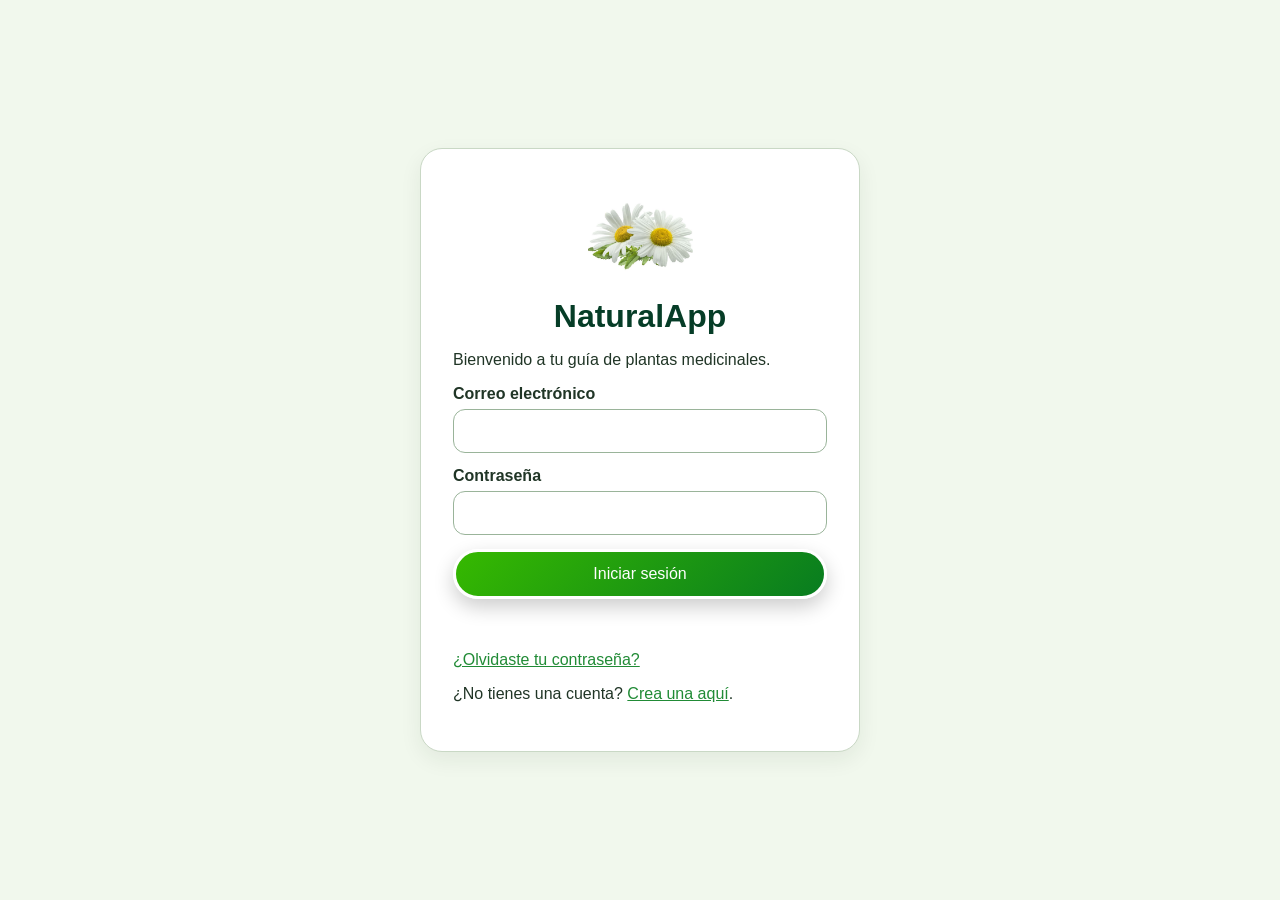
<file: index.html>
<!doctype html>
<html lang="es">
  <head>
    <!-- Configuración básica para mostrar correctamente la página en celulares. -->
    <meta charset="utf-8" />
    <meta name="viewport" content="width=device-width, initial-scale=1" />
    <title>NaturalApp | Iniciar sesión</title>
    <link rel="stylesheet" href="css/naturalapp.css" />
    <link rel="stylesheet" href="css/index.css" />
  </head>
  <body class="auth-page">
    <main class="auth-card">
      <img class="brand-image" src="imagenes/logo.jpg" alt="Ilustración de una planta medicinal" />
      <h1>NaturalApp</h1>
      <p>Bienvenido a tu guía de plantas medicinales.</p>
      <form id="loginForm">
        <label for="email">Correo electrónico<input id="email" type="email" required autocomplete="email" /></label>
        <label for="password">Contraseña<input id="password" type="password" required autocomplete="current-password" /></label>
        <button type="submit">Iniciar sesión</button>
      </form>
      <p id="formMessage" class="message" aria-live="polite"></p>
      <p><a href="#" id="forgotPassword">¿Olvidaste tu contraseña?</a></p>
      <p>¿No tienes una cuenta? <a href="registro.html">Crea una aquí</a>.</p>
    </main>
    <script src="js/supabase-config.js"></script>
    <script type="module" src="js/auth.js"></script>
  </body>
</html>
</file>
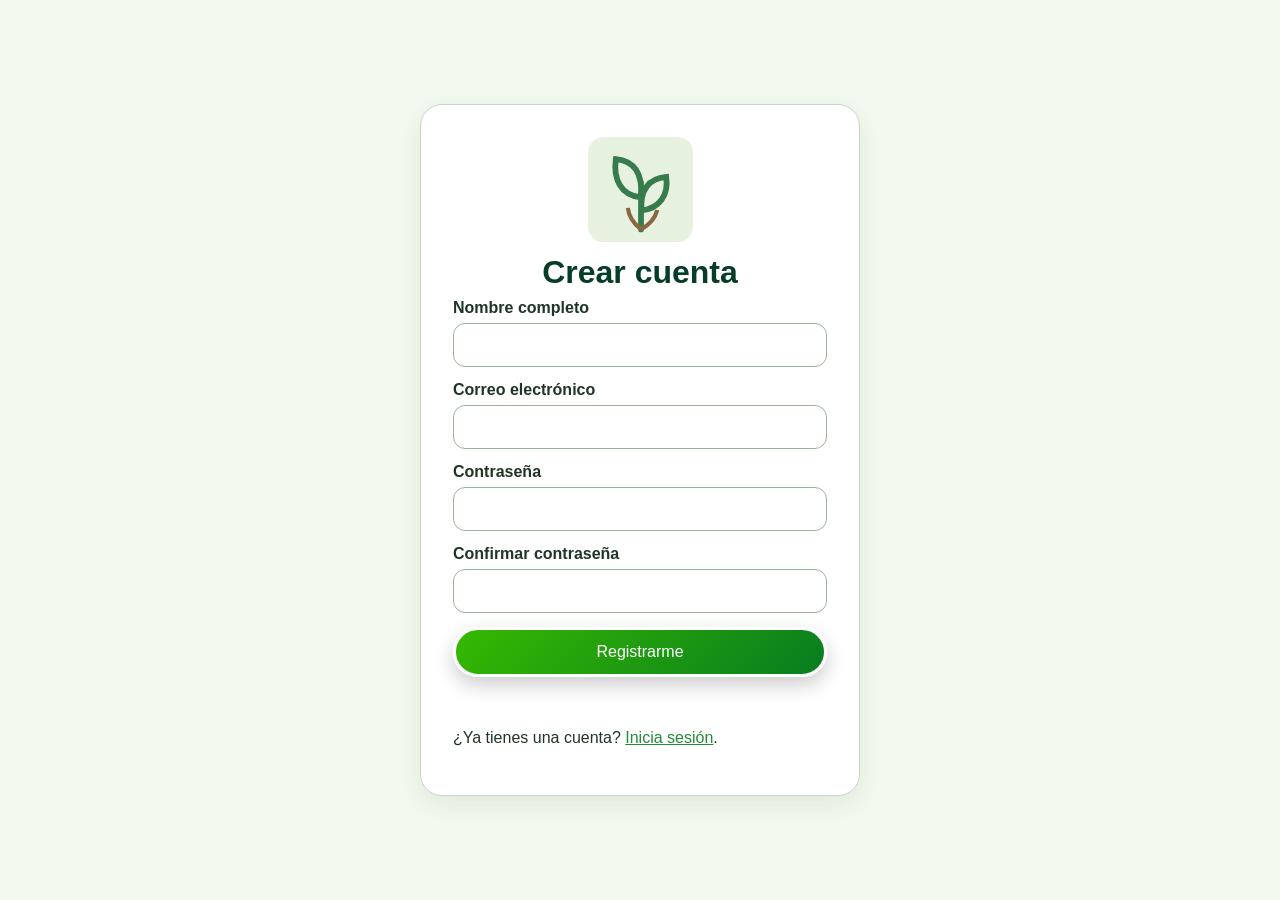
<file: registro.html>
<!doctype html>
<html lang="es">
  <head>
    <meta charset="utf-8" />
    <meta name="viewport" content="width=device-width, initial-scale=1" />
    <title>NaturalApp | Registro</title>
    <link rel="stylesheet" href="css/naturalapp.css" />
    <link rel="stylesheet" href="css/index.css" />
  </head>
  <body class="auth-page">
    <main class="auth-card">
      <img class="brand-image" src="imagenes/planta.svg" alt="Ilustración de una planta medicinal" />
      <h1>Crear cuenta</h1>
      <form id="registerForm">
        <label for="name">Nombre completo<input id="name" required autocomplete="name" /></label>
        <label for="email">Correo electrónico<input id="email" type="email" required autocomplete="email" /></label>
        <label for="password">Contraseña<input id="password" type="password" minlength="4" required autocomplete="new-password" /></label>
        <label for="confirmPassword">Confirmar contraseña<input id="confirmPassword" type="password" minlength="4" required autocomplete="new-password" /></label>
        <button type="submit">Registrarme</button>
      </form>
      <p id="formMessage" class="message" aria-live="polite"></p>
      <p>¿Ya tienes una cuenta? <a href="index.html">Inicia sesión</a>.</p>
    </main>
    <script src="js/supabase-config.js"></script>
    <script type="module" src="js/auth.js"></script>
  </body>
</html>
</file>
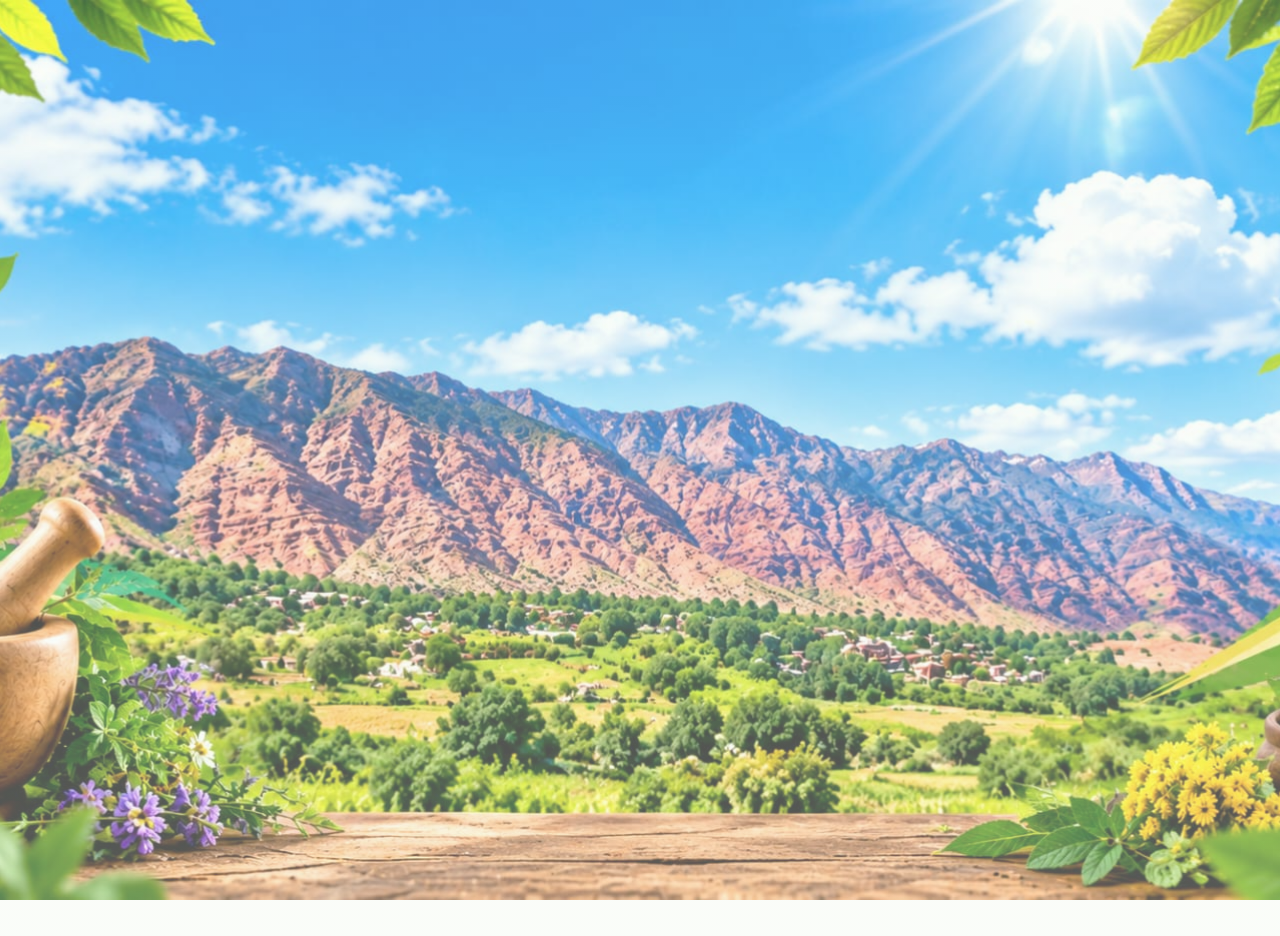
<file: paginas/agregar-planta.html>
<!doctype html>
<html lang="es">

<head>
  <meta charset="utf-8">
  <meta name="viewport" content="width=device-width,initial-scale=1">
  <title>NaturalApp | Administrar plantas</title>
  <link rel="stylesheet" href="../css/naturalapp.css">
  <link rel="stylesheet" href="../css/agregar-planta.css">
</head>

<body data-page="agregar">
  <!-- Esta página solo muestra formularios si el usuario es administrador. -->
  <div id="navbar"></div>
  <main class="page" id="adminContent"></main>
  <script src="../js/supabase-config.js"></script>
  <script type="module" src="../js/app.js"></script>
</body>

</html>
</file>
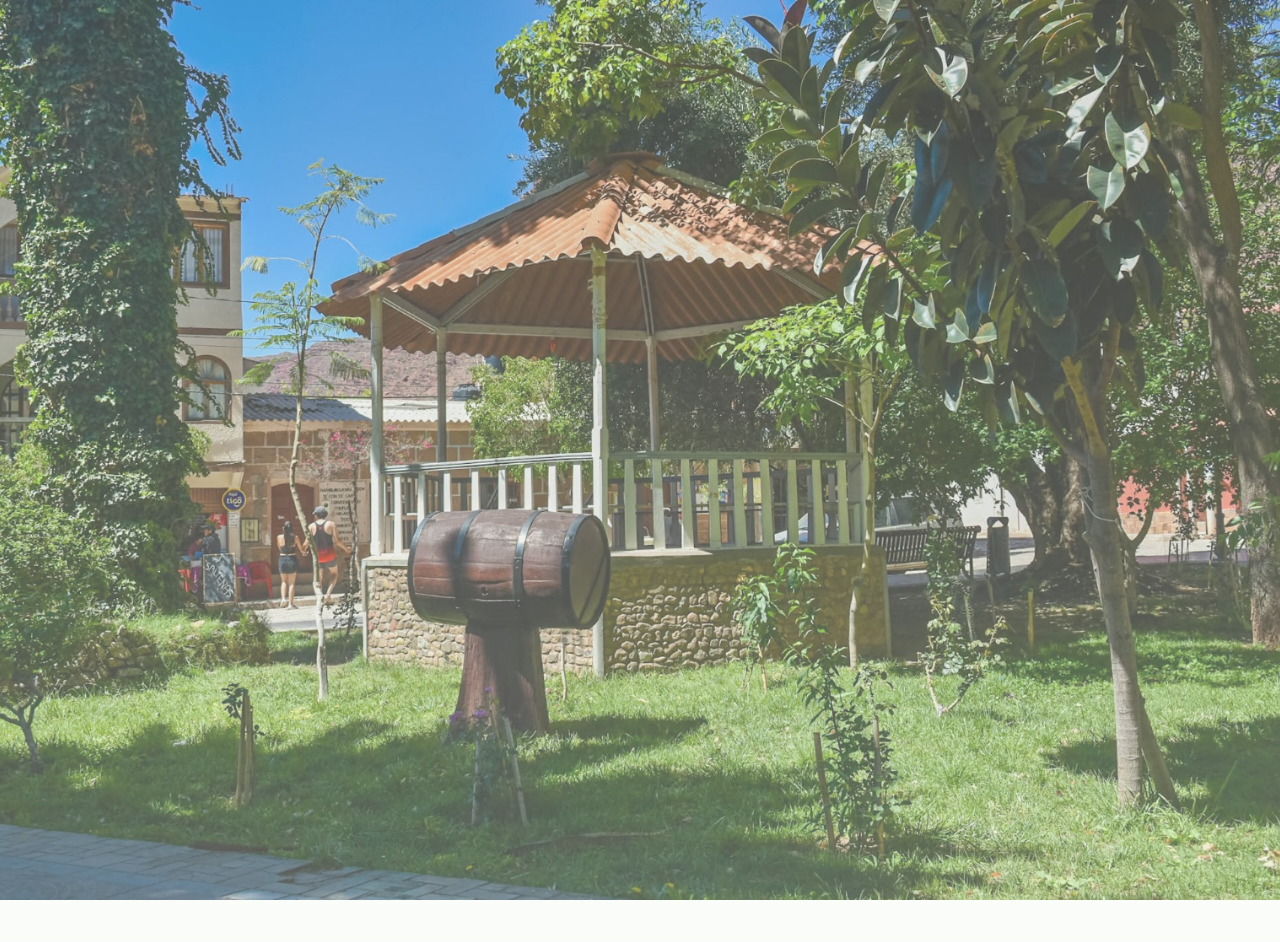
<file: paginas/dashboard.html>
<!doctype html>
<html lang="es">

<head>
  <meta charset="utf-8">
  <meta name="viewport" content="width=device-width,initial-scale=1">
  <title>NaturalApp | Visitas</title>
  <link rel="stylesheet" href="../css/naturalapp.css">
  <link rel="stylesheet" href="../css/dashboard.css">
</head>

<body data-page="dashboard">
  <!-- app.js protege esta sección y muestra las estadísticas solo al administrador. -->
  <div id="navbar"></div>
  <main class="page" id="dashboard"></main>
  <script src="../js/supabase-config.js"></script>
  <script type="module" src="../js/app.js"></script>
</body>

</html>
</file>
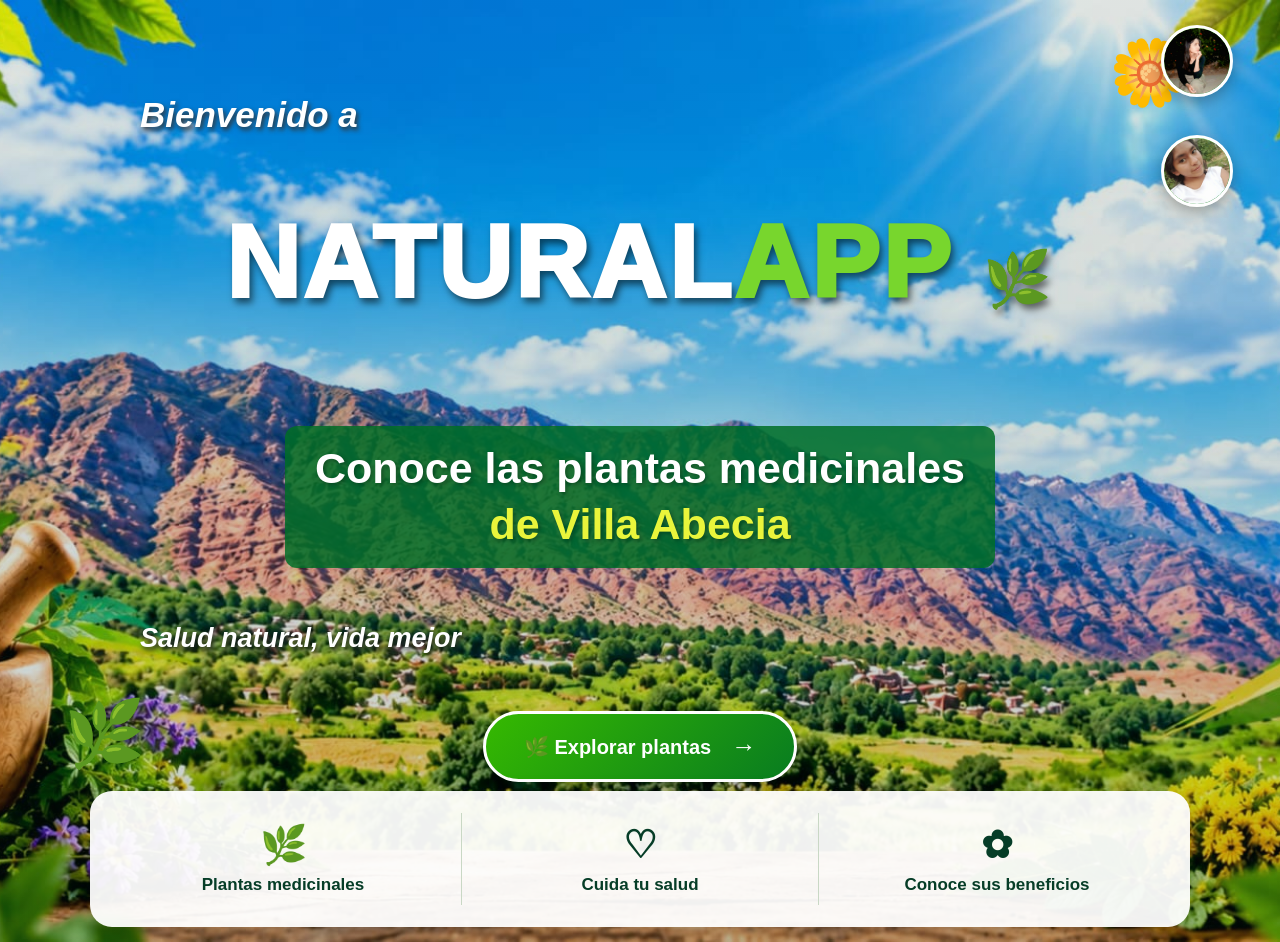
<file: paginas/inicio.html>
<!DOCTYPE html>
<html lang="es">
<head>
    <meta charset="UTF-8">
    <meta name="viewport" content="width=device-width, initial-scale=1.0">
    <title>NaturalApp | Inicio</title>
    <link rel="stylesheet" href="../css/naturalapp.css">
    <link rel="stylesheet" href="../css/inicio.css">
</head>
<body data-page="inicio">

    <div id="navbar"></div>

    <!-- PORTADA -->
    <main class="portada">

    <div class="contenido">
        <p class="bienvenida">Bienvenido a</p>

        <h1>
            NATURAL<span>APP</span>
            <small>🌿</small>
        </h1>

        <div class="mensaje">
            <h2>
                Conoce las plantas medicinales
                <span>de Villa Abecia</span>
            </h2>
        </div>

        <p class="eslogan">Salud natural, vida mejor</p>

        <a href="remedios.html" class="boton">
            🌿 Explorar plantas <span>→</span>
        </a>
    </div>

    <div class="flor">🌼</div>
    <div class="hojas">🌿</div>

    <!-- BOTONES DENTRO DE LA PORTADA -->

    <section class="contenedor-botones">

        <a href="remedios.html" class="boton-principal">
            <span class="icono">🌿</span>
            <span>Plantas medicinales</span>
        </a>

        <a href="remedios.html" class="boton-principal">
            <span class="icono">♡</span>
            <span>Cuida tu salud</span>
        </a>

        <a href="remedios.html" class="boton-principal">
            <span class="icono">✿</span>
            <span>Conoce sus beneficios</span>
        </a>

    </section>


        <div class="creadora">

            <button class="boton-circular"

            onclick="mostrarInformacion('info1')">
            <img src="../imagenes/aguirre.jpg"
            alt="Sheyla Aguirre">
            </button>

         

            <div class="informacion" id="info1">
                <p>SHEYLA AGUIRRE
                    Creadora de NaturalApp.
                    Comprometida con la elaboración
                    de este proyecto y la difusión
                    de conocimientos sobre plantas medicinales.
                </p>
            </div>

        </div>


        <!-- TALÍA CASTRO -->

        <div class="creadora">

            <button class="boton-circular"
            onclick="mostrarInformacion('info2')">
            <img src="../imagenes/Belen.jpeg"
            alt="Talia Castro">
            
            </button>


            <div class="informacion" id="info2">
                <p>TALIA CASTRO 
                    Creadora de NaturalApp.
                    Participó en el desarrollo
                    y diseño de la aplicación,
                    aportando ideas y conocimientos
                    para el proyecto.
                </p>
            </div>

        </div>

    </main>
<script src="../js/creadoras.js"></script>
 <script src="../js/supabase-config.js"></script>
  <script type="module" src="../js/app.js"></script>
</body>
</html>
</file>
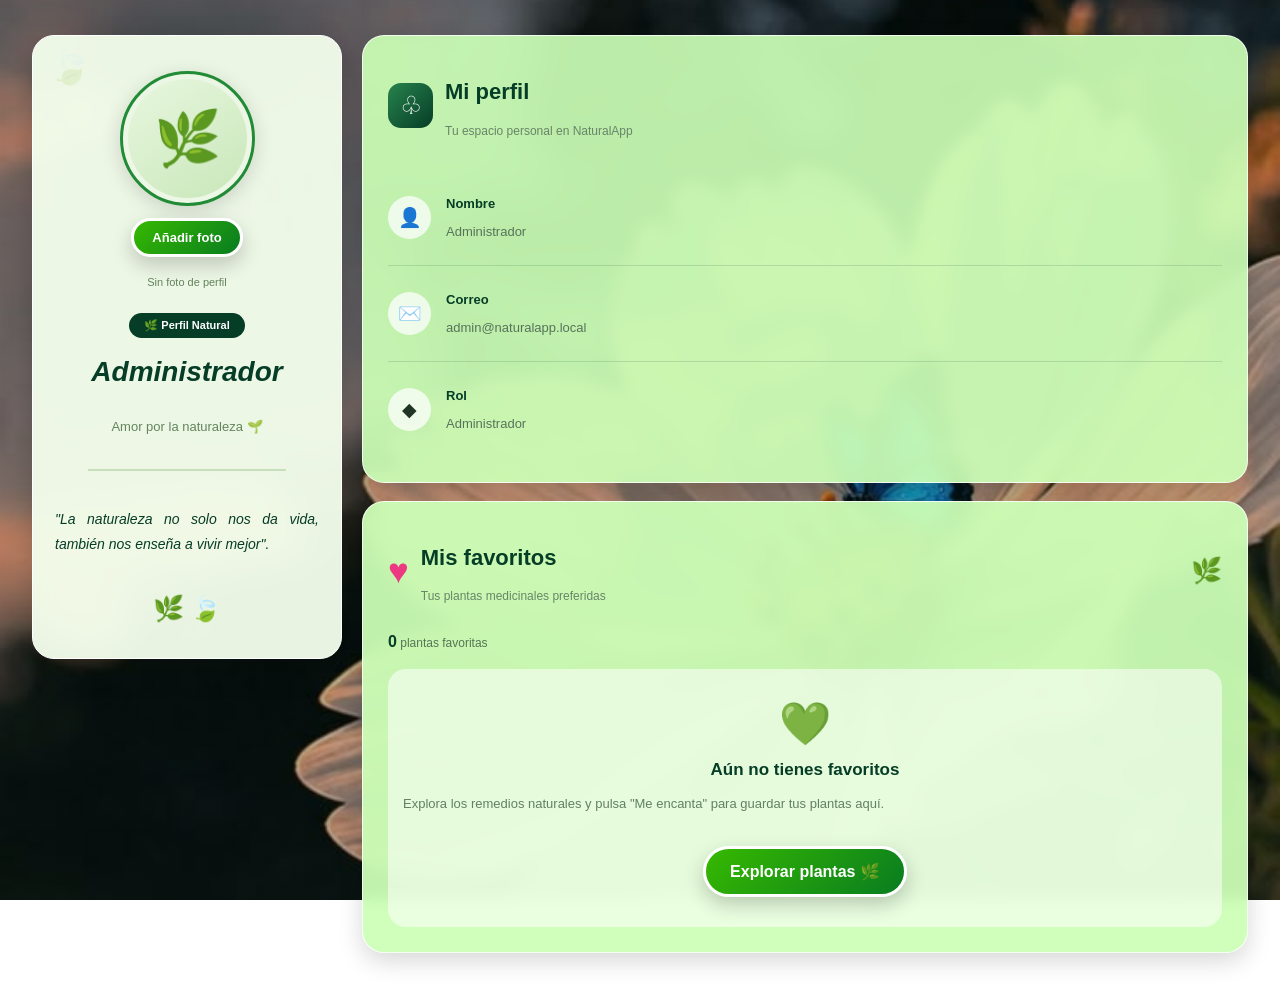
<file: paginas/perfil.html>
<!DOCTYPE html>
<html lang="es">
<head>
    <meta charset="UTF-8">
    <meta name="viewport" content="width=device-width, initial-scale=1.0">

    <title>NaturalApp | Mi perfil</title>

    <link rel="stylesheet" href="../css/naturalapp.css">
    <link rel="stylesheet" href="../css/perfil.css">
</head>

<body data-page="perfil">

    <div id="navbar"></div>

    <!-- CONTENIDO PRINCIPAL -->
    <main class="contenedor-perfil">

        <!-- TARJETA IZQUIERDA -->
        <aside class="tarjeta-presentacion">

            <div class="decoracion">🍃</div>

            <div class="foto-perfil">
                <div class="avatar-vacio" id="avatar-vacio" aria-hidden="true">🌿</div>
                <img alt="Foto de perfil" id="foto-usuario" hidden>
            </div>

            <div class="acciones-foto">
                <label class="boton boton-foto" for="foto-archivo">
                    <span id="texto-boton-foto">Añadir foto</span>
                    <input id="foto-archivo" type="file" accept="image/*">
                </label>
                <button class="quitar-foto" id="quitar-foto" type="button" hidden>Quitar foto</button>
                <p class="mensaje-foto" id="mensaje-foto">Sin foto de perfil</p>
            </div>

            <span class="etiqueta">🌿 Perfil Natural</span>

            <h1 id="nombre-lateral">Administrador</h1>

            <p class="frase">
                Amor por la naturaleza 🌱
            </p>

            <div class="linea"></div>

            <p class="frase-final">
                "La naturaleza no solo nos da vida,
                también nos enseña a vivir mejor".
            </p>

            <div class="hojitas">🌿 🍃</div>

        </aside>

        <!-- TARJETAS DERECHAS -->
        <section class="contenido-perfil">

            <!-- INFORMACIÓN PERSONAL -->
            <article class="tarjeta informacion-personal">

                <div class="titulo-tarjeta">
                    <div class="icono">♧</div>

                    <div>
                        <h2>Mi perfil</h2>
                        <p>Tu espacio personal en NaturalApp</p>
                    </div>
                </div>

                <div class="dato">
                    <div class="icono-dato">👤</div>

                    <div>
                        <h3>Nombre</h3>
                        <p id="nombre-usuario">Administrador</p>
                    </div>
                </div>

                <div class="dato">
                    <div class="icono-dato">✉️</div>

                    <div>
                        <h3>Correo</h3>
                        <p id="correo-usuario">admin@naturalapp.local</p>
                    </div>
                </div>

                <div class="dato">
                    <div class="icono-dato">◆</div>

                    <div>
                        <h3>Rol</h3>
                        <p id="rol-usuario">Administrador</p>
                    </div>
                </div>

            </article>

            <!-- MIS FAVORITOS -->
            <article class="tarjeta tarjeta-favoritos">

                <div class="titulo-favoritos">

                    <div class="corazon">♥️</div>

                    <div>
                        <h2>Mis favoritos</h2>
                        <p>Tus plantas medicinales preferidas</p>
                    </div>

                    <span class="hoja">🌿</span>

                </div>

                <div class="contador">
                    <span id="contador-favoritos">0</span>
                    plantas favoritas
                </div>

                <div id="lista-favoritos" class="lista-favoritos">

                    <div class="favoritos-vacios">
                        <span>💚</span>
                        <h3>Aún no tienes favoritos</h3>
                        <p>
                            Explora los remedios naturales y pulsa
                            "Me encanta" para guardar tus plantas aquí.
                        </p>

                        <a href="remedios.html" class="boton boton-explorar">
                            Explorar plantas 🌿
                        </a>
                    </div>

                </div>

            </article>

        </section>

    </main>
  <script src="../js/supabase-config.js"></script>
  <script type="module" src="../js/app.js"></script>
    <script type="module" src="../js/perfil.js"></script>

</body>
</html>
</file>
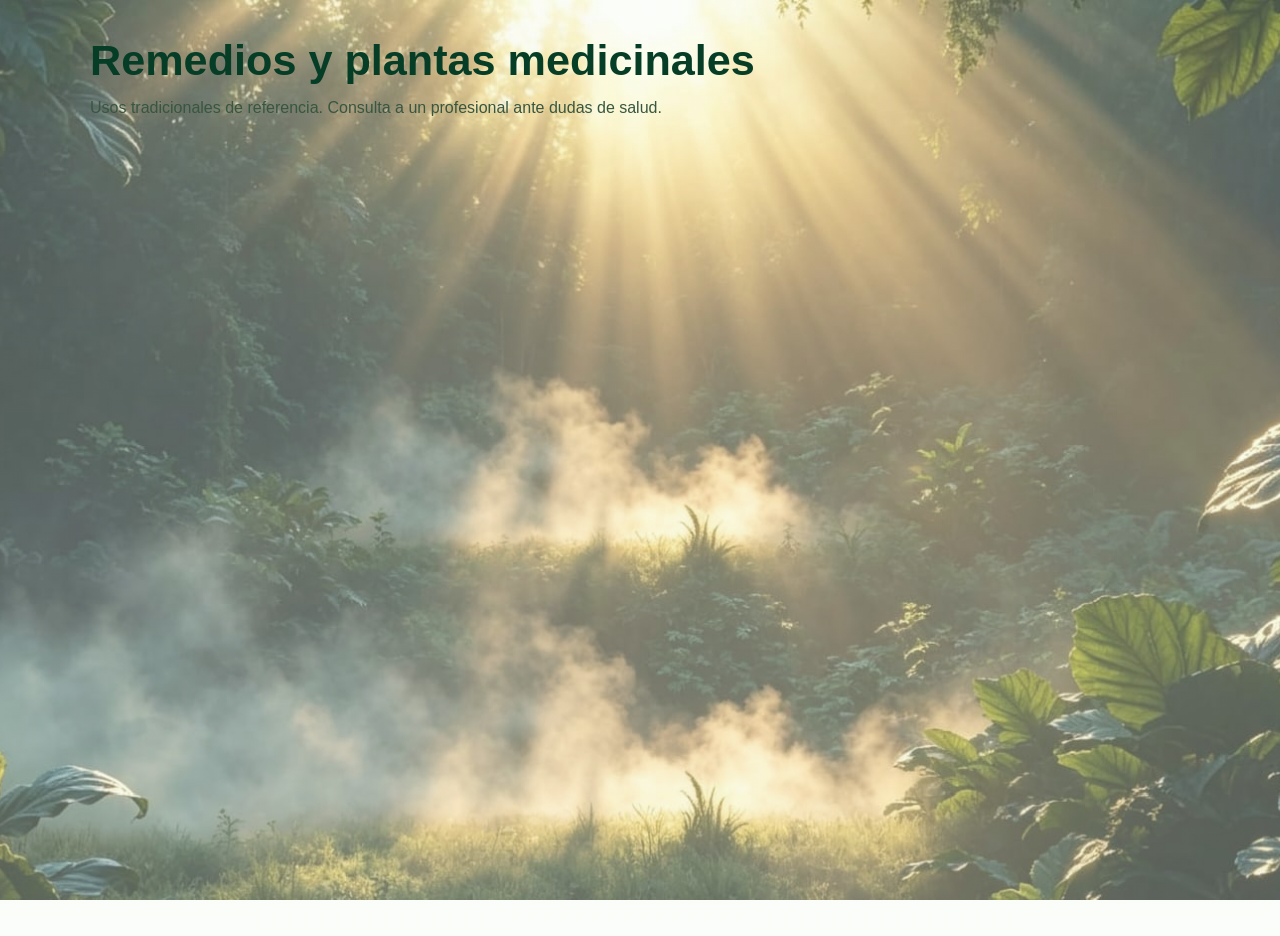
<file: paginas/remedios.html>
<!doctype html>
<html lang="es">

<head>
  <!-- La etiqueta viewport hace que el diseño sea adaptable. -->
  <meta charset="utf-8">
  <meta name="viewport" content="width=device-width,initial-scale=1">
  <title>NaturalApp | Remedios</title>
  <link rel="stylesheet" href="../css/naturalapp.css">
  <link rel="stylesheet" href="../css/remedios.css">
</head>

<body data-page="remedios">
  <!-- Menú compartido, creado con JavaScript. -->
  <div id="navbar"></div>
  <main class="page">
    <h1>Remedios y plantas medicinales</h1>
    <p>Usos tradicionales de referencia. Consulta a un profesional ante dudas de salud.</p>
    <!-- app.js inserta aquí una tarjeta por cada planta guardada. -->
    <section id="plants" class="cards"></section>
  </main>
  <script src="../js/supabase-config.js"></script>
  <script type="module" src="../js/app.js"></script>
</body>

</html>
</file>
<file: css/naturalapp.css>
/* Sistema visual compartido de NaturalApp. */
:root {
    --verde-oscuro: #063d27;
    --verde-profundo: #032f20;
    --verde: #218b36;
    --verde-claro: #78d62d;
    --blanco: #ffffff;
    --fondo: #f1f8ed;
    --texto: #203526;
    --borde: #c9d8c5;
}

*,
*::before,
*::after {
    box-sizing: border-box;
}

[hidden] {
    display: none !important;
}

html {
    scroll-behavior: smooth;
}

body {
    min-height: 100vh;
    margin: 0;
    overflow-x: hidden;
    background: var(--fondo);
    color: var(--texto);
    font-family: "Segoe UI", Arial, sans-serif;
}

/* Mantiene la lectura uniforme en el contenido textual de todas las vistas. */
p,
li {
    text-align: justify;
}

button,
input,
textarea {
    font: inherit;
}

:where(button:not(.menu-toggle):not(.boton-circular)),
.boton {
    display: inline-flex;
    align-items: center;
    justify-content: center;
    gap: 10px;
    padding: 13px 24px;
    border: 3px solid var(--blanco);
    border-radius: 50px;
    background: linear-gradient(135deg, #36b900, #087c20);
    box-shadow: 0 8px 20px rgba(0, 0, 0, 0.2);
    color: var(--blanco);
    cursor: pointer;
    font-weight: 700;
    text-decoration: none;
    transition: transform 0.25s ease, background 0.25s ease, box-shadow 0.25s ease;
}

:where(button:not(.menu-toggle):not(.boton-circular)):hover,
.boton:hover {
    transform: translateY(-2px);
    background: #75d82d;
    box-shadow: 0 10px 26px rgba(0, 0, 0, 0.27);
}

:where(button:not(.menu-toggle):not(.boton-circular)):focus-visible,
.boton:focus-visible,
.menu a:focus-visible,
input:focus-visible,
textarea:focus-visible {
    outline: 3px solid var(--verde-claro);
    outline-offset: 3px;
}

.barra {
    position: relative;
    z-index: 100;
    display: flex;
    width: 100%;
    min-height: 75px;
    align-items: center;
    justify-content: space-between;
    padding: 12px 5%;
    background: var(--verde-profundo);
    box-shadow: 0 4px 15px rgba(5, 128, 10, 0.2);
    animation: bajar 0.8s ease;
}

.logo {
    color: var(--blanco);
    font-size: 30px;
    font-weight: 900;
    text-decoration: none;
    transition: transform 0.25s ease;
}

.logo:hover {
    transform: scale(1.04);
}

.logo span {
    color: var(--verde-claro);
}

.menu {
    display: flex;
    align-items: center;
    gap: 8px;
}

.menu a {
    padding: 11px 16px;
    border-radius: 30px;
    color: var(--blanco);
    font-size: 15px;
    font-weight: 700;
    text-decoration: none;
    transition: background 0.25s ease, color 0.25s ease, transform 0.25s ease;
}

.menu a:hover,
.menu a.activo {
    transform: translateY(-2px);
    background: var(--verde-claro);
    color: var(--verde-profundo);
}

.menu-toggle {
    display: none;
    padding: 6px 10px;
    border: 0;
    background: transparent;
    box-shadow: none;
    color: var(--blanco);
    cursor: pointer;
    font-size: 30px;
}

.page {
    width: min(1100px, 92%);
    margin: 36px auto;
}

.page > h1 {
    margin-bottom: 10px;
    color: var(--verde-oscuro);
    font-size: clamp(1.8rem, 4vw, 2.7rem);
    font-weight: 900;
}

.page > p {
    margin-bottom: 24px;
    color: #46684e;
    line-height: 1.65;
}

.cards {
    display: grid;
    grid-template-columns: repeat(auto-fit, minmax(min(100%, 270px), 1fr));
    gap: 22px;
}

.card,
.metric {
    border: 1px solid rgba(255, 255, 255, 0.86);
    border-radius: 22px;
    background: rgba(255, 255, 255, 0.91);
    box-shadow: 0 8px 25px rgba(0, 0, 0, 0.15);
    backdrop-filter: blur(8px);
}

.card {
    min-width: 0;
    padding: 22px;
    transition: transform 0.25s ease, box-shadow 0.25s ease;
}

.card:hover {
    transform: translateY(-4px);
    box-shadow: 0 12px 30px rgba(0, 0, 0, 0.2);
}

.card h2,
.card h3,
.page > h2 {
    margin: 0 0 12px;
    color: var(--verde-oscuro);
}

.card img {
    display: block;
    width: 100%;
    height: 200px;
    margin-bottom: 16px;
    border-radius: 16px;
    object-fit: cover;
}

.actions {
    display: flex;
    flex-wrap: wrap;
    gap: 10px;
    margin-top: 16px;
}

.comment-list {
    padding-left: 20px;
    overflow-wrap: anywhere;
}

.comment-list li {
    margin: 8px 0;
}

.comment-list button {
    padding: 7px 12px;
    border-color: transparent;
    border-radius: 20px;
    background: #66766a;
    box-shadow: none;
    font-size: 0.82rem;
}

.comment-list button:hover {
    background: #4f5f53;
}

.comment-form {
    display: flex;
    align-items: center;
    gap: 10px;
    margin-top: 12px;
}

input,
textarea {
    width: 100%;
    min-width: 0;
    padding: 12px 14px;
    border: 1px solid #9ab49a;
    border-radius: 12px;
    background: rgba(255, 255, 255, 0.96);
    color: var(--texto);
}

textarea {
    min-height: 100px;
    resize: vertical;
}

input:focus,
textarea:focus {
    border-color: var(--verde);
}

@keyframes bajar {
    from {
        opacity: 0;
        transform: translateY(-40px);
    }

    to {
        opacity: 1;
        transform: translateY(0);
    }
}

@media (max-width: 900px) {
    .barra {
        padding-right: 3%;
        padding-left: 3%;
    }

    .logo {
        font-size: 24px;
    }

    .menu {
        gap: 2px;
    }

    .menu a {
        padding: 10px 12px;
        font-size: 13px;
    }
}

@media (max-width: 600px) {
    .barra {
        min-height: 65px;
    }

    .logo {
        font-size: 21px;
    }

    .menu-toggle {
        display: inline-flex;
    }

    .menu {
        position: absolute;
        top: 100%;
        left: 0;
        display: none;
        width: 100%;
        flex-direction: column;
        align-items: stretch;
        padding: 10px;
        background: var(--verde-profundo);
        box-shadow: 0 8px 15px rgba(0, 0, 0, 0.2);
    }

    .menu.abierto {
        display: flex;
    }

    .menu a {
        text-align: center;
    }

    .page {
        width: 94%;
        margin: 24px auto;
    }

    .comment-form {
        align-items: stretch;
        flex-direction: column;
    }

    .comment-form button {
        align-self: flex-start;
    }
}

@media (prefers-reduced-motion: reduce) {
    *,
    *::before,
    *::after {
        scroll-behavior: auto !important;
        animation-duration: 0.01ms !important;
        animation-iteration-count: 1 !important;
        transition-duration: 0.01ms !important;
    }
}
/* Mensaje para errores de conexión o permisos del servicio de datos. */
.supabase-error {
    width: min(760px, 92%);
    margin: 18px auto;
    padding: 14px 18px;
    border: 1px solid #dfb9a8;
    border-radius: 12px;
    background: #fff4ec;
    color: #763b2c;
    line-height: 1.5;
}
</file>
<file: css/index.css>
/* Componentes compartidos por inicio de sesión y registro. */
.auth-page {
    display: grid;
    min-height: 100dvh;
    padding: 24px;
    background: var(--fondo);
    place-items: center;
}

.auth-card {
    width: min(440px, 100%);
    padding: 32px;
    border: 1px solid var(--borde);
    border-radius: 22px;
    background: var(--blanco);
    box-shadow: 0 8px 22px #18311b12;
    text-align: center;
}

.brand-image {
    width: 105px;
    height: 105px;
    max-width: 32vw;
    object-fit: contain;
}

.auth-card h1 {
    margin: 8px 0;
    color: var(--verde-oscuro);
}

.auth-card form {
    display: grid;
    gap: 14px;
    text-align: left;
}

.auth-card label {
    display: grid;
    gap: 6px;
    font-weight: bold;
}

.auth-card input {
    min-height: 44px;
}

.auth-card button {
    width: 100%;
    min-height: 48px;
}

.auth-card a {
    color: var(--verde);
}

.message {
    min-height: 20px;
    color: #a12626;
}

@media (max-width: 720px) {
    .auth-page {
        display: block;
        padding: 16px 12px;
    }

    .auth-card {
        margin: 0 auto;
        padding: 24px 20px;
    }

    .brand-image {
        width: 88px;
        height: 88px;
    }
}

@media (max-width: 390px) {
    .auth-page {
        padding: 10px 8px;
    }

    .auth-card {
        padding: 18px 14px;
        border-radius: 8px;
    }

    .brand-image {
        width: 72px;
        height: 72px;
    }

    .auth-card h1 {
        font-size: 1.5rem;
    }

    .auth-card p {
        font-size: .88rem;
    }
}
</file>
<file: css/agregar-planta.css>
/* Administración de plantas: catálogo principal y formulario en diálogo. */
body {
    background:
        linear-gradient(rgba(241, 248, 237, 0.27), rgba(241, 248, 237, 0.36)),
        url("../imagenes/fondo_2.jpeg") center / cover fixed;
}

.admin-page-header,
.admin-list-heading {
    display: flex;
    align-items: center;
    justify-content: space-between;
    gap: 20px;
}

.admin-page-header {
    margin-bottom: 34px;
}

.admin-page-header h1 {
    margin: 4px 0 8px;
    color: var(--verde-oscuro);
    font-size: clamp(2rem, 5vw, 2.8rem);
    font-weight: 900;
}

.admin-page-header p:not(.admin-eyebrow) {
    color: #506b53;
}

.admin-eyebrow {
    color: var(--verde);
    font-size: 0.72rem;
    font-weight: 900;
    letter-spacing: 0.14em;
}

#openPlantForm {
    flex: 0 0 auto;
}

.admin-list-section {
    padding: 24px;
    border: 1px solid rgba(255, 255, 255, 0.9);
    border-radius: 24px;
    background: rgba(255, 255, 255, 0.44);
    box-shadow: 0 8px 25px rgba(20, 68, 31, 0.08);
    backdrop-filter: blur(8px);
}

.admin-list-heading {
    margin-bottom: 18px;
}

.admin-list-heading h2 {
    color: var(--verde-oscuro);
    font-size: 1.35rem;
}

.admin-list-heading span {
    padding: 8px 13px;
    border-radius: 30px;
    background: #e7f4e1;
    color: var(--verde-oscuro);
    font-size: 0.82rem;
    font-weight: 800;
}

.admin-plant-card {
    display: flex;
    min-height: 230px;
    flex-direction: column;
    justify-content: space-between;
    gap: 20px;
}

.admin-plant-card p {
    margin-top: 10px;
    color: #506b53;
    line-height: 1.6;
    text-align: justify;
}

.admin-card-actions,
.form-actions {
    display: flex;
    flex-wrap: wrap;
    gap: 10px;
}

.button-danger {
    border-color: #f4d8d2;
    background: #a94d3c;
}

.button-danger:hover {
    background: #873c30;
}

.plant-dialog {
    width: min(680px, calc(100% - 28px));
    max-height: min(92vh, 900px);
    margin: auto;
    padding: 0;
    overflow: auto;
    border: 1px solid rgba(255, 255, 255, 0.9);
    border-radius: 25px;
    background: #f8fcf6;
    box-shadow: 0 24px 80px rgba(0, 28, 16, 0.34);
    color: var(--texto);
}

.plant-dialog::backdrop {
    background: rgba(3, 47, 32, 0.62);
    backdrop-filter: blur(5px);
}

.plant-dialog[open] {
    animation: dialog-arrive 0.24s ease both;
}

.dialog-header {
    position: sticky;
    top: 0;
    z-index: 1;
    display: flex;
    align-items: center;
    justify-content: space-between;
    gap: 20px;
    padding: 23px 26px 17px;
    border-bottom: 1px solid #e0edda;
    background: rgba(248, 252, 246, 0.96);
    backdrop-filter: blur(8px);
}

.dialog-header h2 {
    margin-top: 4px;
    color: var(--verde-oscuro);
    font-size: 1.5rem;
}

.dialog-close {
    width: 42px;
    height: 42px;
    flex: 0 0 auto;
    padding: 0;
    border-color: transparent;
    border-radius: 14px;
    background: #e8f4e2;
    box-shadow: none;
    color: var(--verde-oscuro);
    font-size: 1.6rem;
}

.dialog-close:hover {
    background: #d7ebce;
}

#plantForm {
    display: grid;
    gap: 16px;
    padding: 23px 26px 26px;
}

#plantForm label {
    display: grid;
    gap: 8px;
    color: var(--verde-oscuro);
    font-size: 0.92rem;
    font-weight: 700;
}

.form-actions {
    justify-content: flex-end;
    margin-top: 4px;
}

.dialog-cancel {
    border-color: #c9d8c5;
    background: #edf5e9;
    box-shadow: none;
    color: var(--verde-oscuro);
}

.dialog-cancel:hover {
    background: #dcebd5;
}

@keyframes dialog-arrive {
    from { opacity: 0; transform: translateY(12px) scale(0.98); }
    to { opacity: 1; transform: translateY(0) scale(1); }
}

@media (max-width: 700px) {
    body {
        background-attachment: scroll;
    }

    #adminContent.page {
        margin-top: 25px;
    }

    .admin-page-header {
        align-items: flex-start;
        flex-direction: column;
    }

    .admin-list-section {
        padding: 18px 13px;
    }
}

@media (max-width: 460px) {
    .admin-list-heading {
        align-items: flex-start;
        flex-direction: column;
    }

    .admin-card-actions button {
        flex: 1;
        padding-right: 12px;
        padding-left: 12px;
    }

    .dialog-header,
    #plantForm {
        padding-right: 18px;
        padding-left: 18px;
    }

    .form-actions {
        flex-direction: column;
    }

    .form-actions button {
        width: 100%;
    }
}
</file>
<file: css/dashboard.css>
/* Panel del administrador: claro, compacto y con secciones desplegables. */
body {
    background:
        linear-gradient(rgba(241, 248, 237, 0.27), rgba(241, 248, 237, 0.36)),
        url("../imagenes/visitaas.jpg") center / cover fixed;
}

#dashboard.page {
    width: min(1120px, 92%);
    margin-top: 42px;
}

.dashboard-header,
.analytics-heading {
    display: flex;
    align-items: center;
    justify-content: space-between;
    gap: 20px;
}

.dashboard-header {
    margin-bottom: 28px;
}

.dashboard-header h1 {
    margin: 3px 0 8px;
    color: var(--verde-oscuro);
    font-size: clamp(2rem, 5vw, 3rem);
    font-weight: 900;
}

.dashboard-header p:not(.dashboard-eyebrow) {
    color: #56725a;
}

.dashboard-eyebrow {
    color: var(--verde);
    font-size: 0.72rem;
    font-weight: 900;
    letter-spacing: 0.14em;
}

.dashboard-status {
    display: inline-flex;
    align-items: center;
    gap: 8px;
    padding: 10px 15px;
    border: 1px solid #d3e7ca;
    border-radius: 30px;
    background: rgba(255, 255, 255, 0.8);
    color: var(--verde-oscuro);
    font-size: 0.85rem;
    font-weight: 700;
    white-space: nowrap;
}

.dashboard-status span {
    color: var(--verde);
    font-size: 0.7rem;
}

.dashboard {
    display: grid;
    grid-template-columns: repeat(3, minmax(0, 1fr));
    gap: 20px;
    margin-bottom: 36px;
}

.metric {
    position: relative;
    min-height: 210px;
    padding: 24px;
    overflow: hidden;
    animation: metric-arrive 0.55s ease both;
}

.metric:nth-child(2) {
    animation-delay: 0.08s;
}

.metric:nth-child(3) {
    animation-delay: 0.16s;
}

.metric::after {
    position: absolute;
    right: -25px;
    bottom: -45px;
    width: 135px;
    height: 135px;
    border-radius: 50%;
    background: rgba(120, 214, 45, 0.12);
    content: "";
    transition: transform 0.35s ease;
}

.metric:hover::after {
    transform: scale(1.25);
}

.metric-icon {
    display: grid;
    width: 46px;
    height: 46px;
    margin-bottom: 18px;
    place-items: center;
    border-radius: 15px;
    background: linear-gradient(145deg, var(--verde), var(--verde-oscuro));
    color: var(--blanco);
    font-size: 1.35rem;
}

.metric p {
    margin: 0;
    color: #506b53;
    font-weight: 700;
}

.metric strong {
    display: block;
    margin: 6px 0;
    color: var(--verde-oscuro);
    font-size: clamp(2rem, 4vw, 2.7rem);
    line-height: 1.1;
}

.metric small {
    color: #738a73;
    font-size: 0.8rem;
}

.page-analytics {
    padding: 26px;
    border: 1px solid rgba(255, 255, 255, 0.9);
    border-radius: 24px;
    background: rgba(255, 255, 255, 0.58);
    box-shadow: 0 8px 25px rgba(20, 68, 31, 0.08);
    backdrop-filter: blur(8px);
}

.analytics-heading {
    margin-bottom: 18px;
}

.analytics-heading h2 {
    margin-top: 3px;
    color: var(--verde-oscuro);
    font-size: clamp(1.25rem, 3vw, 1.7rem);
}

.analytics-heading > span {
    color: #678568;
    font-size: 0.85rem;
}

.page-view-list {
    display: grid;
    gap: 11px;
}

.page-view-card {
    overflow: hidden;
    border: 1px solid #deebd8;
    border-radius: 17px;
    background: rgba(255, 255, 255, 0.88);
    transition: border-color 0.25s ease, box-shadow 0.25s ease, transform 0.25s ease;
}

.page-view-card:hover,
.page-view-card[open] {
    transform: translateY(-2px);
    border-color: #aed39c;
    box-shadow: 0 7px 18px rgba(32, 80, 36, 0.1);
}

.page-view-card summary {
    display: flex;
    min-height: 76px;
    align-items: center;
    gap: 14px;
    padding: 14px 18px;
    cursor: pointer;
    list-style: none;
}

.page-view-card summary::-webkit-details-marker {
    display: none;
}

.page-view-icon {
    display: grid;
    width: 42px;
    height: 42px;
    flex: 0 0 auto;
    place-items: center;
    border-radius: 13px;
    background: #e9f5e3;
    color: var(--verde);
    font-size: 1.25rem;
    font-weight: 900;
}

.page-view-name {
    display: grid;
    flex: 1;
    gap: 4px;
}

.page-view-name strong {
    color: var(--verde-oscuro);
}

.page-view-name small {
    color: #789078;
    font-size: 0.78rem;
}

.page-view-count {
    min-width: 45px;
    color: var(--verde-oscuro);
    font-size: 1.15rem;
    font-weight: 900;
    text-align: right;
}

.page-view-chevron {
    color: var(--verde);
    font-size: 1.3rem;
    transition: transform 0.25s ease;
}

.page-view-card[open] .page-view-chevron {
    transform: rotate(180deg);
}

.page-view-detail {
    padding: 0 20px 18px 74px;
    animation: detail-arrive 0.25s ease both;
}

.visit-track {
    height: 9px;
    overflow: hidden;
    border-radius: 99px;
    background: #e6f0e1;
}

.visit-track span {
    display: block;
    height: 100%;
    border-radius: inherit;
    background: linear-gradient(90deg, var(--verde), var(--verde-claro));
    animation: bar-arrive 0.6s ease both;
}

.page-view-detail p {
    margin: 8px 0 0;
    color: #678568;
    font-size: 0.78rem;
}

.analytics-empty {
    display: grid;
    min-height: 145px;
    justify-items: center;
    align-content: center;
    gap: 8px;
    border: 1px dashed #c8dfbe;
    border-radius: 17px;
    color: #678568;
    text-align: center;
}

.analytics-empty span {
    font-size: 2rem;
}

@keyframes metric-arrive {
    from { opacity: 0; transform: translateY(12px); }
    to { opacity: 1; transform: translateY(0); }
}

@keyframes detail-arrive {
    from { opacity: 0; transform: translateY(-5px); }
    to { opacity: 1; transform: translateY(0); }
}

@keyframes bar-arrive {
    from { width: 0; }
}

@media (max-width: 760px) {
    #dashboard.page {
        margin-top: 28px;
    }

    .dashboard {
        grid-template-columns: 1fr;
        gap: 13px;
    }

    .metric {
        min-height: 185px;
    }

    .page-analytics {
        padding: 20px 15px;
    }
}

@media (max-width: 600px) {
    body {
        background-attachment: scroll;
    }
}

@media (max-width: 520px) {
    .dashboard-header,
    .analytics-heading {
        align-items: flex-start;
        flex-direction: column;
    }

    .page-view-card summary {
        gap: 10px;
        padding: 12px;
    }

    .page-view-detail {
        padding: 0 14px 16px 64px;
    }
}
</file>
<file: css/inicio.css>
/* Estilos exclusivos de la portada y sus elementos decorativos. */

/* =================================
   PORTADA Y FONDO
================================= */

.portada {
    width: 100%;
    min-height: 780px;

    position: relative;

    display: flex;
    justify-content: center;
    align-items: center;

    text-align: center;

    padding: 60px 20px 160px;

    overflow: hidden;

    /* IMAGEN DE FONDO */

    background:
        linear-gradient(
            rgba(0, 35, 20, 0.12),
            rgba(0, 35, 20, 0.22)
        ),
        url("../imagenes/fondo_2.jpeg");

    background-size: cover;
    background-position: center;
    background-repeat: no-repeat;
}

/* =================================
   CONTENIDO PRINCIPAL
================================= */

.contenido {
    position: relative;
    z-index: 2;

    width: 100%;
    max-width: 1000px;

    color: white;

    animation: aparecer 1.2s ease;
}

.bienvenida {
    font-size: 35px;
    font-weight: bold;
    font-style: italic;

    margin-bottom: 10px;

    text-shadow: 2px 3px 5px #333;
}

.contenido h1 {
    font-size: clamp(55px, 8vw, 105px);
    font-weight: 1000;
    letter-spacing: 3px;

    color: white;

    text-shadow: 3px 5px 7px rgba(0,0,0,0.55);

    animation: zoom 1.2s ease;
}

.contenido h1 span {
    color: var(--verde-claro);
}

.contenido h1 small {
    font-size: 55px;
}

.mensaje {
    margin-top: 15px;
}

.mensaje h2 {
    display: inline-block;

    font-size: clamp(24px, 4vw, 43px);
    line-height: 1.3;

    color: white;

    padding: 15px 30px;

    background: rgba(0, 110, 38, 0.85);

    border-radius: 12px;

    text-shadow: 2px 2px 4px rgba(0,0,0,0.3);
}

.mensaje h2 span {
    display: block;
    color: #e9f53b;
}

.eslogan {
    font-size: 27px;
    font-style: italic;
    font-weight: bold;

    margin-top: 20px;

    color: white;

    text-shadow: 2px 3px 5px #222;
}

.portada .boton {
    margin-top: 30px;
    padding: 18px 38px;
    font-size: 20px;
    gap: 20px;
    animation: flotar 3s infinite ease-in-out;
}

.portada .boton span {
    font-size: 25px;
}

/* =================================
   DECORACIONES
================================= */

.flor {
    position: absolute;
    top: 35px;
    right: 7%;

    font-size: 65px;

    animation: girar 8s linear infinite;
}


.hojas {
    position: absolute;
    bottom: 170px;
    left: 5%;

    font-size: 65px;

    animation: flotar 4s infinite ease-in-out;
}

/* =================================
   TRES BOTONES PRINCIPALES
================================= */

.portada .contenedor-botones {
    position: absolute;

    bottom: 15px;
    left: 50%;

    transform: translateX(-50%);

    width: 88%;
    max-width: 1100px;

    display: flex;
    justify-content: space-around;
    align-items: center;

    padding: 22px 15px;

    background: rgba(255,255,255,0.94);

    border-radius: 22px;

    box-shadow: 0 8px 25px rgba(0,0,0,0.2);

    z-index: 5;

    animation: subir 1.3s ease;
}

.boton-principal {
    flex: 1;

    display: flex;
    flex-direction: column;

    align-items: center;
    justify-content: center;

    text-align: center;

    color: var(--verde-oscuro);
    text-decoration: none;

    font-size: 17px;
    font-weight: bold;

    padding: 10px;

    border-right: 1px solid #c9d8c5;

    transition: all 0.4s ease;
}

.boton-principal:last-child {
    border-right: none;
}

.boton-principal:hover {
    transform: translateY(-8px);
    color: var(--verde);
}

.icono {
    font-size: 38px;
    margin-bottom: 8px;

    transition: 0.4s;
}

.boton-principal:hover .icono {
    transform: scale(1.2) rotate(-8deg);
}

/* =================================
   CREADORAS
================================= */

.portada > .creadora {
    position: absolute;

    right: 3%;

    width: 90px;

    text-align: center;

    z-index: 8;
}

/* PRIMERA CREADORA */

.portada > .creadora:nth-of-type(4) {
    top: 25px;
}

/* SEGUNDA CREADORA */

.portada > .creadora:nth-of-type(5) {
    top: 135px;
}

/* BOTONES CIRCULARES */

.boton-circular {
    width: 72px;
    height: 72px;

    border-radius: 50%;

    overflow: hidden;

    padding: 0;

    border: 3px solid white;

    background: linear-gradient(
        135deg,
        #b8ed82,
        #238a42
    );

    color: white;

    font-size: 0;

    cursor: pointer;

    box-shadow: 0 5px 15px rgba(0,0,0,0.3);

    transition: all 0.4s ease;
}

.boton-circular img {
    width: 100%;
    height: 100%;

    object-fit: cover;

    border-radius: 50%;

    display: block;
}

.boton-circular:hover {
    transform: scale(1.13);

    border-color: var(--verde-claro);

    box-shadow: 0 0 20px rgba(118,214,45,0.8);
}

/* INFORMACIÓN DE CREADORAS */

.informacion {
    display: none;

    position: absolute;

    right: calc(100% + 12px);
    top: 0;
    z-index: 10;

    width: 230px;

    padding: 18px;

    background: rgba(225, 231, 227, 0.96);

    color: #7b7d7b;

    border-radius: 15px;

    box-shadow: 0 8px 25px rgba(0,0,0,0.25);

    font-size: 13px;
    line-height: 1.6;

    text-align: left;
}

.informacion.activa {
    display: block;

    animation: aparecer 0.4s ease;
}

/* =================================
   ANIMACIONES
================================= */

@keyframes aparecer {
    from {
        opacity: 0;
        transform: translateY(30px);
    }

    to {
        opacity: 1;
        transform: translateY(0);
    }
}

@keyframes subir {
    from {
        opacity: 0;
        transform: translate(-50%, 40px);
    }

    to {
        opacity: 1;
        transform: translate(-50%, 0);
    }
}

@keyframes zoom {
    from {
        opacity: 0;
        scale: 0.8;
    }

    to {
        opacity: 1;
        scale: 1;
    }
}

@keyframes flotar {
    0%, 100% {
        translate: 0 0;
    }

    50% {
        translate: 0 -10px;
    }
}

@keyframes girar {
    from {
        rotate: 0deg;
    }

    to {
        rotate: 360deg;
    }
}

/* =================================
   TABLETS
================================= */

@media (max-width: 900px) {
    .portada {
        min-height: 700px;
    }

    .portada .contenedor-botones {
        width: 94%;
    }
}

/* =================================
   CELULARES
================================= */

@media (max-width: 600px) {
    .portada {
        min-height: 680px;
        padding: 50px 12px 145px;

        background-position: center;
    }

    .bienvenida {
        font-size: 23px;
    }

    .contenido h1 {
        font-size: 45px;
    }

    .contenido h1 small {
        font-size: 28px;
    }

    .mensaje h2 {
        font-size: 22px;
        padding: 12px;
    }

    .eslogan {
        font-size: 19px;
    }

    .portada .boton {
        font-size: 15px;
        padding: 14px 22px;
    }

    /* BOTONES INFERIORES */

    .portada .contenedor-botones {
        width: 96%;
        bottom: 12px;
        padding: 12px 4px;
        gap: 2px;
    }

    .boton-principal {
        font-size: 10px;
        padding: 7px 3px;
    }

    .icono {
        font-size: 25px;
    }

    /* CREADORAS */

    .portada > .creadora {
        right: 8px;
        width: 60px;
    }

    .portada > .creadora:nth-of-type(4) {
        top: 15px;
    }

    .portada > .creadora:nth-of-type(5) {
        top: 95px;
    }

    .boton-circular {
        width: 52px;
        height: 52px;
    }

    .informacion {
        width: 190px;
        right: calc(100% + 8px);
        font-size: 11px;
    }

    .flor {
        font-size: 35px;
    }

    .hojas {
        font-size: 35px;
    }
}
</file>
<file: css/perfil.css>
/* Ajustes exclusivos de la composición del perfil. */
body {
    min-height: 100vh;
    background:
        linear-gradient(rgba(0,35,20,0.20), rgba(0,35,20,0.25)),
        url("../imagenes/fondo_perfil.jpeg");

    background-size: cover;
    background-position: center;
    background-attachment: fixed;
    overflow-x: hidden;
}

/* =====================================
   CONTENEDOR PRINCIPAL
===================================== */

.contenedor-perfil {
    width: 95%;
    max-width: 1250px;

    margin: 35px auto;

    display: grid;
    grid-template-columns: 310px 1fr;

    gap: 20px;

    align-items: start;
}

/* =====================================
   TARJETA DE PRESENTACIÓN
===================================== */

.tarjeta-presentacion {
    position: relative;

    min-height: 440px;

    padding: 35px 22px;

    background: rgba(245,255,238,0.95);

    border: 1px solid white;
    border-radius: 22px;

    box-shadow: 0 10px 30px rgba(0,0,0,0.2);

    display: flex;
    flex-direction: column;
    align-items: center;

    text-align: center;

    overflow: hidden;
}

.decoracion {
    position: absolute;
    top: 10px;
    left: 15px;

    font-size: 35px;
    opacity: 0.13;
}

.foto-perfil {
    display: grid;
    width: 135px;
    height: 135px;
    place-items: center;

    padding: 5px;

    border: 3px solid var(--verde);
    border-radius: 50%;

    box-shadow: 0 5px 20px rgba(0,0,0,0.15);

    margin-bottom: 12px;
}

.foto-perfil img {
    display: block;
    width: 100%;
    height: 100%;

    border-radius: 50%;
    object-fit: cover;
}

.avatar-vacio {
    display: grid;
    width: 100%;
    height: 100%;
    place-items: center;
    border-radius: 50%;
    background: linear-gradient(145deg, #e8f7df, #c8e7b9);
    color: var(--verde);
    font-size: 54px;
}

.acciones-foto {
    display: grid;
    justify-items: center;
    gap: 8px;
    margin-bottom: 14px;
}

.boton-foto {
    position: relative;
    overflow: hidden;
    padding: 9px 18px;
    font-size: 13px;
}

.boton-foto input {
    position: absolute;
    inset: 0;
    width: 100%;
    height: 100%;
    padding: 0;
    opacity: 0;
    cursor: pointer;
}

.boton-foto:focus-within {
    outline: 3px solid var(--verde-claro);
    outline-offset: 3px;
}

.quitar-foto {
    padding: 7px 14px;
    border-color: #c9d8c5;
    background: rgba(255, 255, 255, 0.78);
    box-shadow: none;
    color: var(--verde-oscuro);
    font-size: 12px;
}

.quitar-foto:hover {
    background: #e4f2df;
}

.mensaje-foto {
    color: #63845d;
    font-size: 11px;
}

.etiqueta {
    padding: 6px 15px;

    background: var(--verde-oscuro);
    color: white;

    border-radius: 20px;

    font-size: 11px;
    font-weight: bold;
}

.tarjeta-presentacion h1 {
    color: var(--verde-oscuro);

    font-size: 28px;

    font-style: italic;

    margin-top: 18px;
}

.frase {
    color: #63845d;
    font-size: 13px;
    margin-top: 8px;
}

.linea {
    width: 75%;
    height: 2px;

    background: #c8dfbb;

    margin: 22px 0;
}

.frase-final {
    color: var(--verde-oscuro);

    font-size: 14px;
    font-style: italic;
    line-height: 1.8;
}

.hojitas {
    margin-top: 22px;
    font-size: 25px;
}

/* =====================================
   CONTENIDO DERECHO
===================================== */

.contenido-perfil {
    display: flex;
    flex-direction: column;
    gap: 18px;
}

.tarjeta {
    padding: 25px;

    background: rgba(204,255,183,0.92);

    border: 1px solid rgba(255,255,255,0.8);
    border-radius: 22px;

    box-shadow: 0 8px 25px rgba(0,0,0,0.16);

    backdrop-filter: blur(8px);
}

/* =====================================
   INFORMACIÓN PERSONAL
===================================== */

.titulo-tarjeta {
    display: flex;
    align-items: center;
    gap: 12px;

    margin-bottom: 20px;
}

.titulo-tarjeta h2,
.titulo-favoritos h2 {
    color: var(--verde-oscuro);
    font-size: 22px;
}

.titulo-tarjeta p,
.titulo-favoritos p {
    color: #678568;
    font-size: 12px;
    margin-top: 4px;
}

.icono {
    width: 45px;
    height: 45px;

    display: flex;
    align-items: center;
    justify-content: center;

    background: linear-gradient(
        135deg,
        #27834d,
        #063d27
    );

    color: white;
    border-radius: 13px;

    font-size: 25px;
}

.dato {
    display: flex;
    align-items: center;
    gap: 15px;

    padding: 13px 0;

    border-bottom: 1px solid rgba(16,69,47,0.15);
}

.dato:last-child {
    border-bottom: none;
}

.icono-dato {
    width: 43px;
    height: 43px;

    display: flex;
    align-items: center;
    justify-content: center;

    background: rgba(255,255,255,0.75);

    border-radius: 50%;
    font-size: 19px;
}

.dato h3 {
    color: var(--verde-oscuro);
    font-size: 13px;
}

.dato p {
    color: #57735a;
    font-size: 13px;
    margin-top: 5px;
}

/* =====================================
   MIS FAVORITOS
===================================== */

.tarjeta-favoritos {
    background: rgba(204,255,183,0.94);
}

.titulo-favoritos {
    display: flex;
    align-items: center;
    gap: 12px;
}

.corazon {
    color: #ed3981;
    font-size: 35px;
}

.hoja {
    margin-left: auto;
    font-size: 25px;
}

.contador {
    color: #547555;
    font-size: 12px;
    margin: 18px 0;
}

.contador span {
    color: var(--verde-oscuro);
    font-weight: 900;
    font-size: 16px;
}

/* FAVORITOS VACÍOS */

.favoritos-vacios {
    text-align: center;
    padding: 30px 15px;

    background: rgba(255,255,255,0.55);
    border-radius: 18px;
}

.favoritos-vacios span {
    font-size: 42px;
}

.favoritos-vacios h3 {
    color: var(--verde-oscuro);
    font-size: 17px;
    margin: 12px 0;
}

.favoritos-vacios p {
    color: #638064;
    font-size: 13px;
    line-height: 1.7;
}

.boton-explorar {
    margin-top: 18px;
}

/* =====================================
   TARJETAS DE PLANTAS FAVORITAS
===================================== */

.planta-favorita {
    display: flex;
    align-items: center;
    gap: 15px;

    padding: 13px;
    margin-bottom: 12px;

    background: rgba(255,255,255,0.75);

    border: 1px solid #d8edce;
    border-radius: 15px;

    transition: 0.3s;
}

.planta-favorita:hover {
    transform: translateY(-3px);
    box-shadow: 0 5px 15px rgba(0,0,0,0.1);
}

.planta-favorita img {
    width: 75px;
    height: 75px;

    object-fit: cover;
    border-radius: 13px;
}

.info-planta {
    flex: 1;
    min-width: 0;
}

.info-planta h3 {
    color: var(--verde-oscuro);
    font-size: 16px;
    text-transform: capitalize;
}

.info-planta p {
    color: #678568;
    font-size: 12px;
    margin-top: 5px;
}

/* =====================================
   TABLETS
===================================== */

@media (max-width: 900px) {
    .contenedor-perfil {
        grid-template-columns: 250px 1fr;
        gap: 15px;
    }

    .tarjeta {
        padding: 20px;
    }
}

/* =====================================
   CELULARES
===================================== */

@media (max-width: 600px) {
    .contenedor-perfil {
        width: 93%;
        margin: 20px auto;

        display: flex;
        flex-direction: column;
    }

    .tarjeta-presentacion {
        width: 100%;
        min-height: 350px;
        padding: 25px 18px;
    }

    .foto-perfil {
        width: 115px;
        height: 115px;
    }

    .tarjeta-presentacion h1 {
        font-size: 25px;
    }

    .contenido-perfil {
        width: 100%;
    }

    .tarjeta {
        width: 100%;
        padding: 18px;
        border-radius: 18px;
    }

    .titulo-tarjeta h2,
    .titulo-favoritos h2 {
        font-size: 19px;
    }

    .planta-favorita {
        gap: 10px;
        padding: 10px;
    }

    .planta-favorita img {
        width: 65px;
        height: 65px;
    }

    .info-planta h3 {
        font-size: 14px;
    }

    .info-planta p {
        font-size: 11px;
    }
}
</file>
<file: css/remedios.css>
/* Ajustes exclusivos del catálogo, comentarios y acciones de remedios. */
body {
    background:
        linear-gradient(rgba(241, 248, 237, 0.28), rgba(241, 248, 237, 0.36)),
        url("../imagenes/fondo_remedios.jpeg") center / cover fixed;
}

.card {
    background: #B6F5B9;
}

.page > p,
.card p {
    min-width: 0;
    margin: 0 0 12px;
    color: #385640;
    line-height: 1.65;
    text-align: justify;
    overflow-wrap: anywhere;
    hyphens: auto;
}

.card p strong {
    color: var(--verde-oscuro);
}

.card h3 {
    margin-top: 18px;
}

.comment-form input {
    flex: 1;
}

.comment-list {
    text-align: justify;
}

@media (max-width: 720px) {
    body {
        background-attachment: scroll;
    }
}

@media (max-width: 390px) {
    .actions {
        display: grid;
        grid-template-columns: 1fr;
    }

    .actions button {
        width: 100%;
    }
}
</file>
